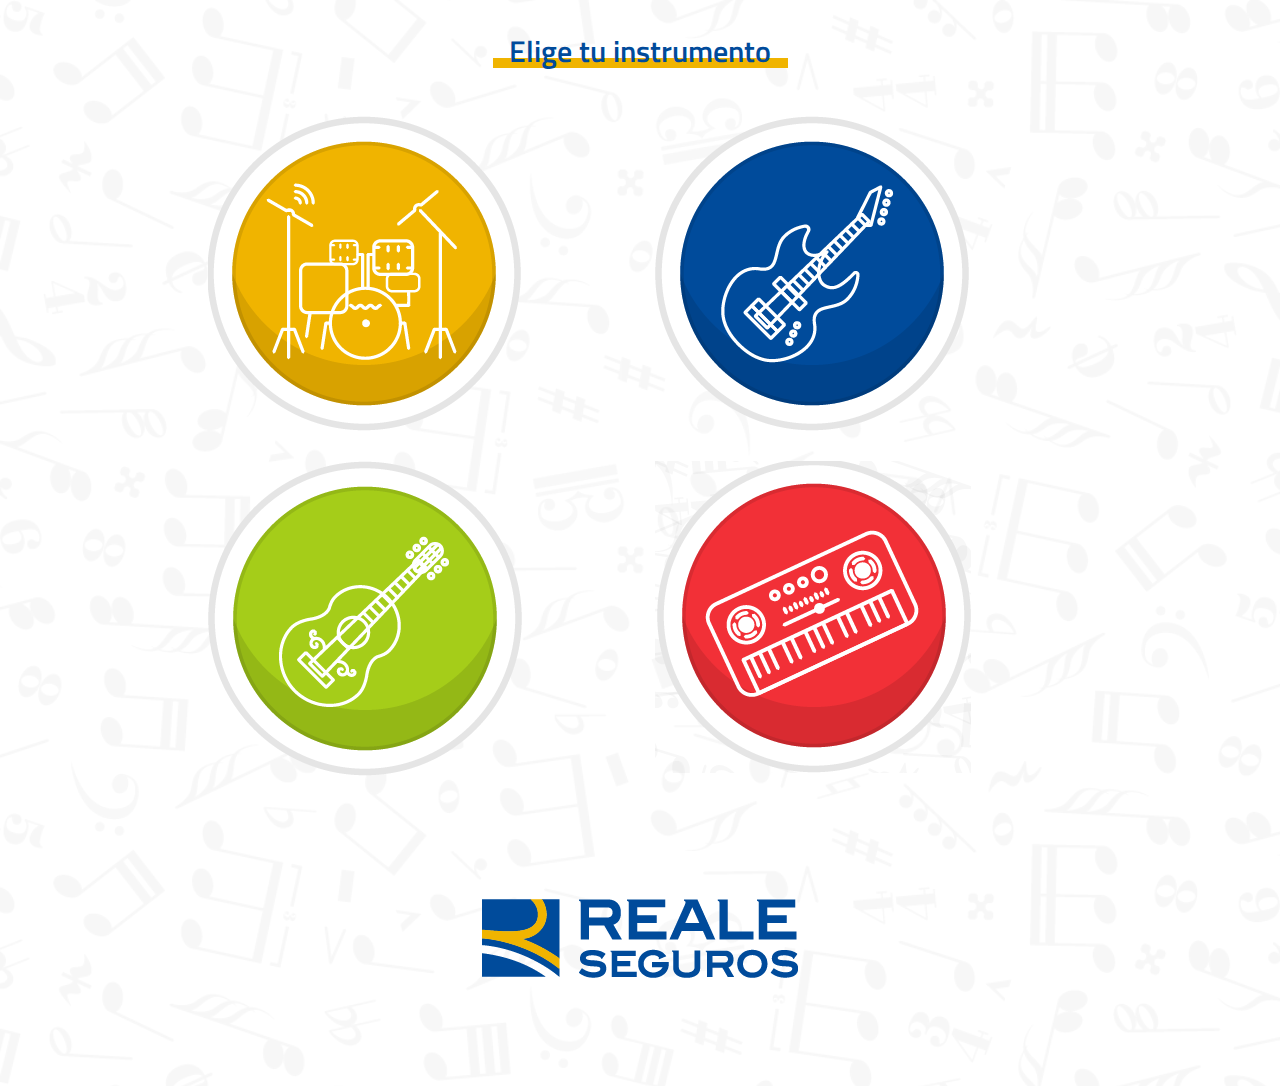
<file: index.html>
<!DOCTYPE html>
<html lang="en">
<head>
    <meta charset="UTF-8">
    <title>Title</title>
    <meta name="viewport" content="width=device-width, initial-scale=1, shrink-to-fit=no">
    <script src="js/jquery-3.4.1.js"></script>
    <link rel="stylesheet" href="css/bootstrap.min.css">
    <link rel="stylesheet" href="css/bootstrap-theme.min.css">
    <link rel="stylesheet" href="css/main.css?v=2">
    <script src="js/bootstrap.min.js"></script>
</head>
<body>
<div class="area">
    <div class="row">
        <div class="title text-center">
            <div>Elige tu instrumento</div>
            <div class="bar">&nbsp;</div>
        </div>
    </div>
    <div class="row">
        <div class="col-xs-12 buttons">
            <div class="row">
                <div class="col-xs-6 ">
                    <a href="bateria.html">
                        <img class="img-responsive" src="images/buttons/bateria.png">
                    </a>
                </div>
                <div class="col-xs-6">
                    <a href="bajo.html">
                        <img class="img-responsive" src="images/buttons/bajo.png">
                    </a>
                </div>
            </div>
            <div class="row">
                <div class="col-xs-6">
                    <a href="guitarra.html">
                        <img class="img-responsive" src="images/buttons/guitar.png">
                    </a>
                </div>
                <div class="col-xs-6">
                    <a href="piano.html">
                        <img class="img-responsive" src="images/buttons/piano.png">
                    </a>
                </div>
            </div>
        </div>
    </div>
    <div class="row">
        <div class="footer col-xs-8 col-xs-offset-2 text-center">
            <center>
                <img class="img-responsive" src="images/logo1.png">
            </center>
        </div>
    </div>
</div>

<script src="js/sound.js"></script>
</body>
</html>
</file>
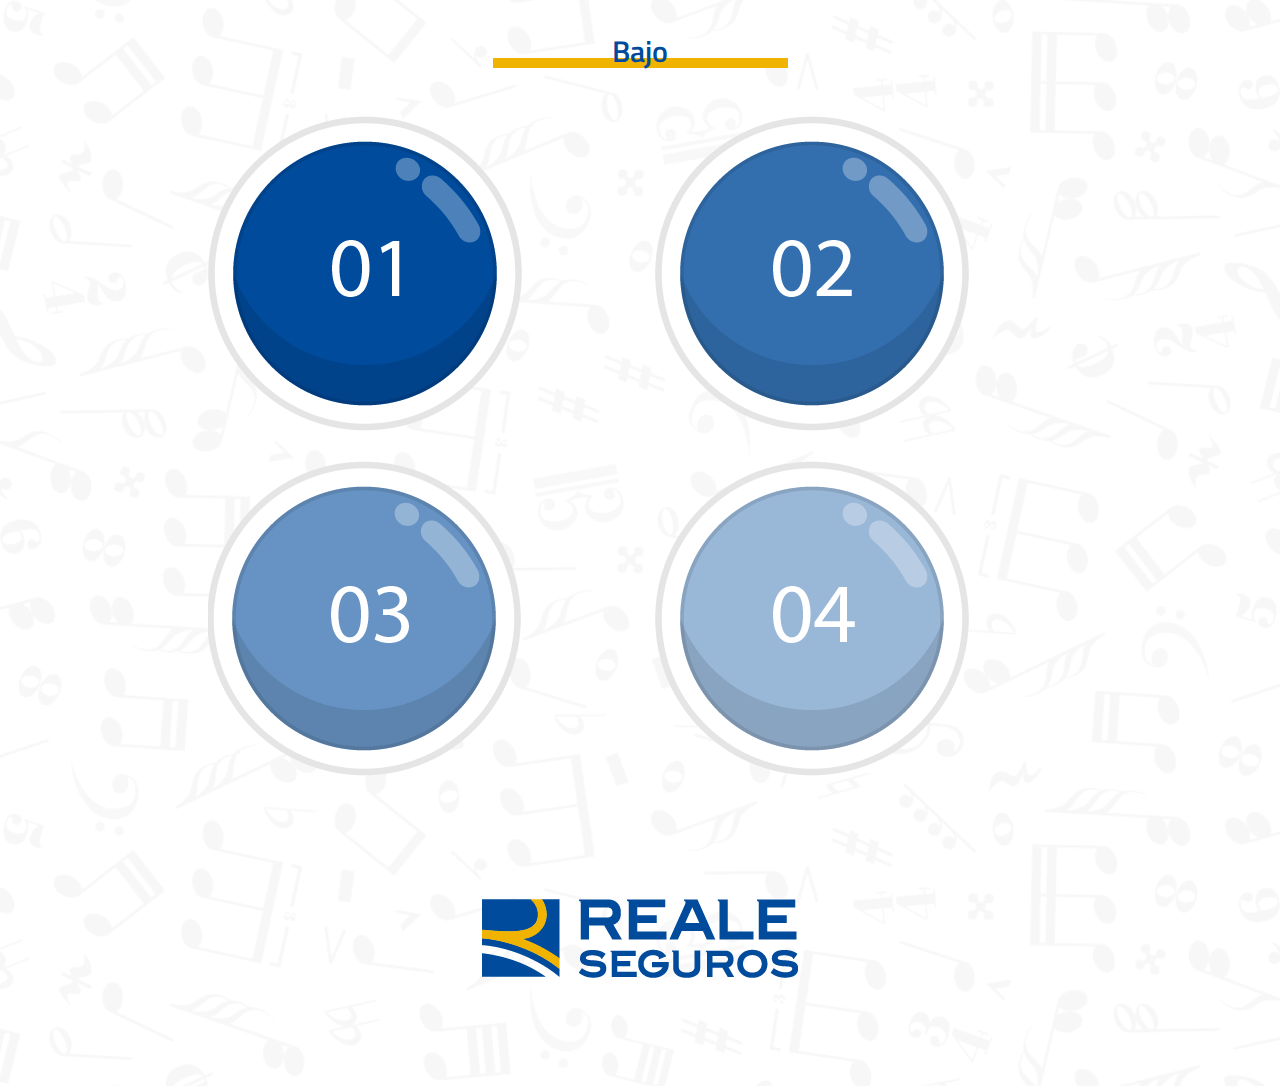
<file: bajo.html>
<!DOCTYPE html>
<html lang="es">
<head>
    <meta charset="UTF-8">
    <title>Title</title>
    <meta name="viewport" content="width=device-width, initial-scale=1, shrink-to-fit=no">
    <script src="js/jquery-3.4.1.js"></script>
    <link rel="stylesheet" href="css/bootstrap.min.css">
    <link rel="stylesheet" href="css/bootstrap-theme.min.css">
    <link rel="stylesheet" href="css/main.css?v=3">
    <script src="js/bootstrap.min.js"></script>
</head>
<body>
<div class="area">
    <div class="row">
        <div class="title text-center">
            <div>Bajo</div>
            <div class="bar">&nbsp;</div>
        </div>
    </div>
    <div class="row">
        <div class="col-xs-12 buttons">
            <div class="row">
                <div class="col-xs-6">
                    <a href="#" onclick="playSound(this, 'mp3/BASS_1.mp3');return false;">
                        <img class="img-responsive" src="images/buttons/btn_blue_01.png">
                    </a>
                </div>
                <div class="col-xs-6">
                    <a href="#" onclick="playSound(this, 'mp3/BASS_2.mp3');return false;">
                        <img class="img-responsive" src="images/buttons/btn_blue_02.png">
                    </a>
                </div>
            </div>

            <div class="row">
                <div class="col-xs-6">
                    <a href="#" onclick="playSound(this, 'mp3/BASS_3.mp3');return false;">
                        <img class="img-responsive" src="images/buttons/btn_blue_03.png">
                    </a>
                </div>
                <div class="col-xs-6">
                    <a href="#" onclick="playSound(this, 'mp3/BASS_4.mp3');return false;">
                        <img class="img-responsive" src="images/buttons/btn_blue_04.png">
                    </a>
                </div>
            </div>

        </div>
    </div>
    <div class="row">
        <div class="footer col-xs-8 col-xs-offset-2 text-center">
            <center>
                <img class="img-responsive" src="images/logo1.png">
            </center>
        </div>
    </div>
</div>
<script src="js/sound.js"></script>
</body>
</html>
</file>
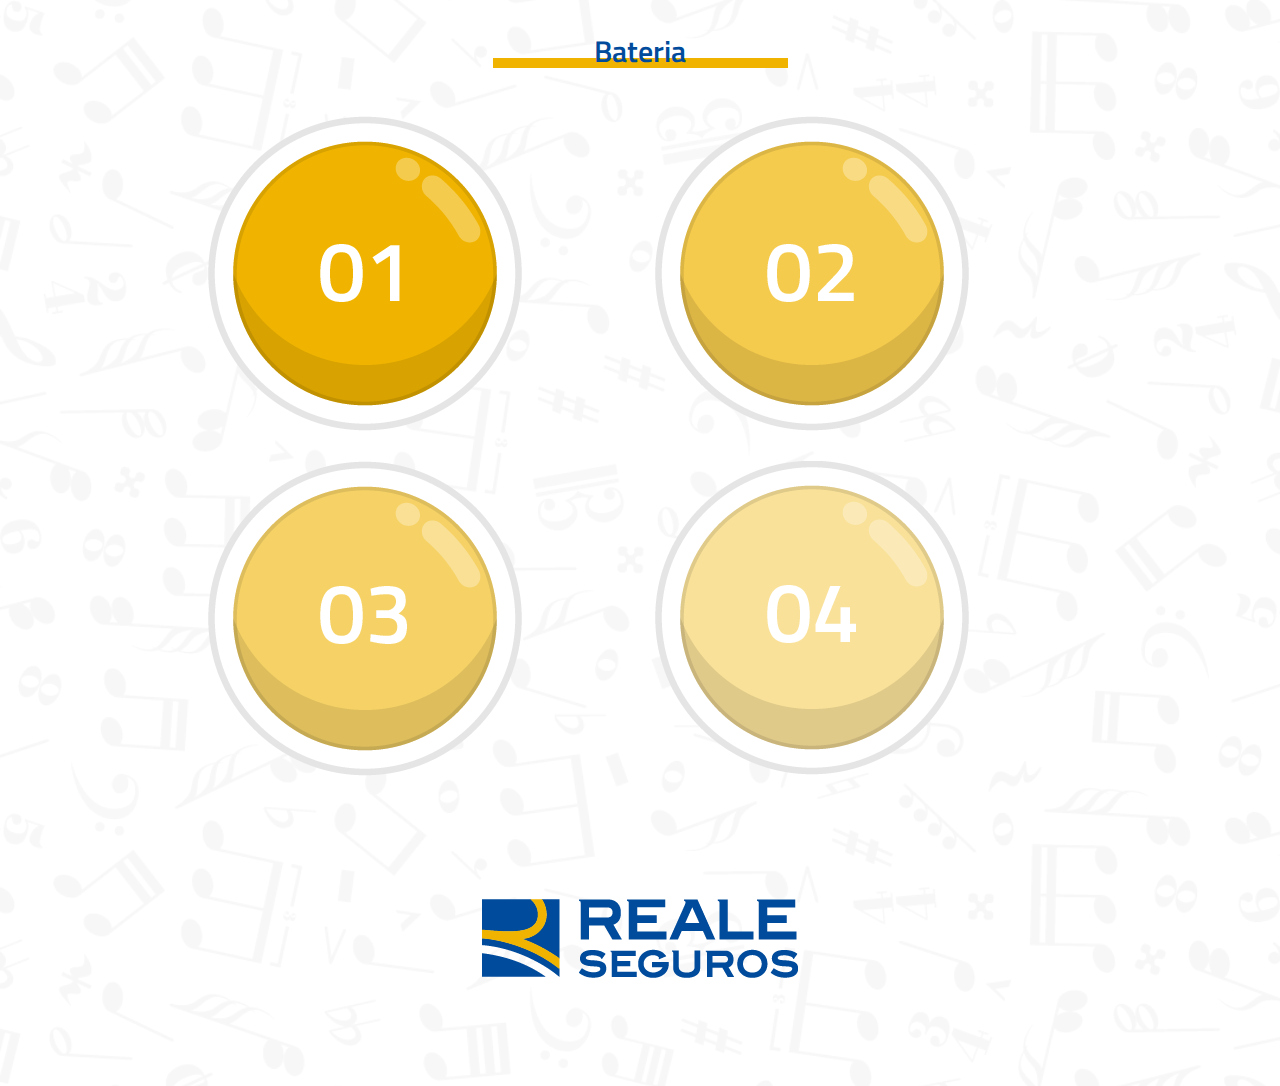
<file: bateria.html>
<!DOCTYPE html>
<html lang="es">
<head>
    <meta charset="UTF-8">
    <title>Title</title>
    <meta name="viewport" content="width=device-width, initial-scale=1, shrink-to-fit=no">
    <script src="js/jquery-3.4.1.js"></script>
    <link rel="stylesheet" href="css/bootstrap.min.css">
    <link rel="stylesheet" href="css/bootstrap-theme.min.css">
    <link rel="stylesheet" href="css/main.css?v=3">
    <script src="js/bootstrap.min.js"></script>


</head>
<body>
<div class="area">
    <div class="row">
        <div class="title text-center">
            <div>Bateria</div>
            <div class="bar">&nbsp;</div>
        </div>
    </div>
    <div class="row">
    <div class="col-xs-12 buttons">
        <div class="row">
            <div class="col-xs-6">
                <a href="#" onclick="playSound(this, 'mp3/DRUM_1.mp3');return false;">
                    <img class="img-responsive" src="images/buttons/btn_orange_1.png">
                </a>
            </div>
            <div class="col-xs-6">
                <a href="#" onclick="playSound(this, 'mp3/DRUM_2.mp3');return false;">
                    <img class="img-responsive" src="images/buttons/btn_orange_2.png">
                </a>
            </div>
        </div>

        <div class="row">
            <div class="col-xs-6">
                <a href="#" onclick="playSound(this, 'mp3/DRUM_3.mp3');return false;">
                    <img class="img-responsive" src="images/buttons/btn_orange_3.png">
                </a>
            </div>
            <div class="col-xs-6">
                <a href="#" onclick="playSound(this, 'mp3/DRUM_44.mp3');return false;">
                    <img class="img-responsive" src="images/buttons/btn_orange_4.png">
                </a>
            </div>
        </div>

    </div>
</div>
    <div class="row">
        <div class="footer col-xs-8 col-xs-offset-2 text-center">
            <center>
                <img class="img-responsive" src="images/logo1.png">
            </center>
        </div>
    </div>
</div>
<script src="js/sound.js?v=2"></script>
</body>
</html>
</file>
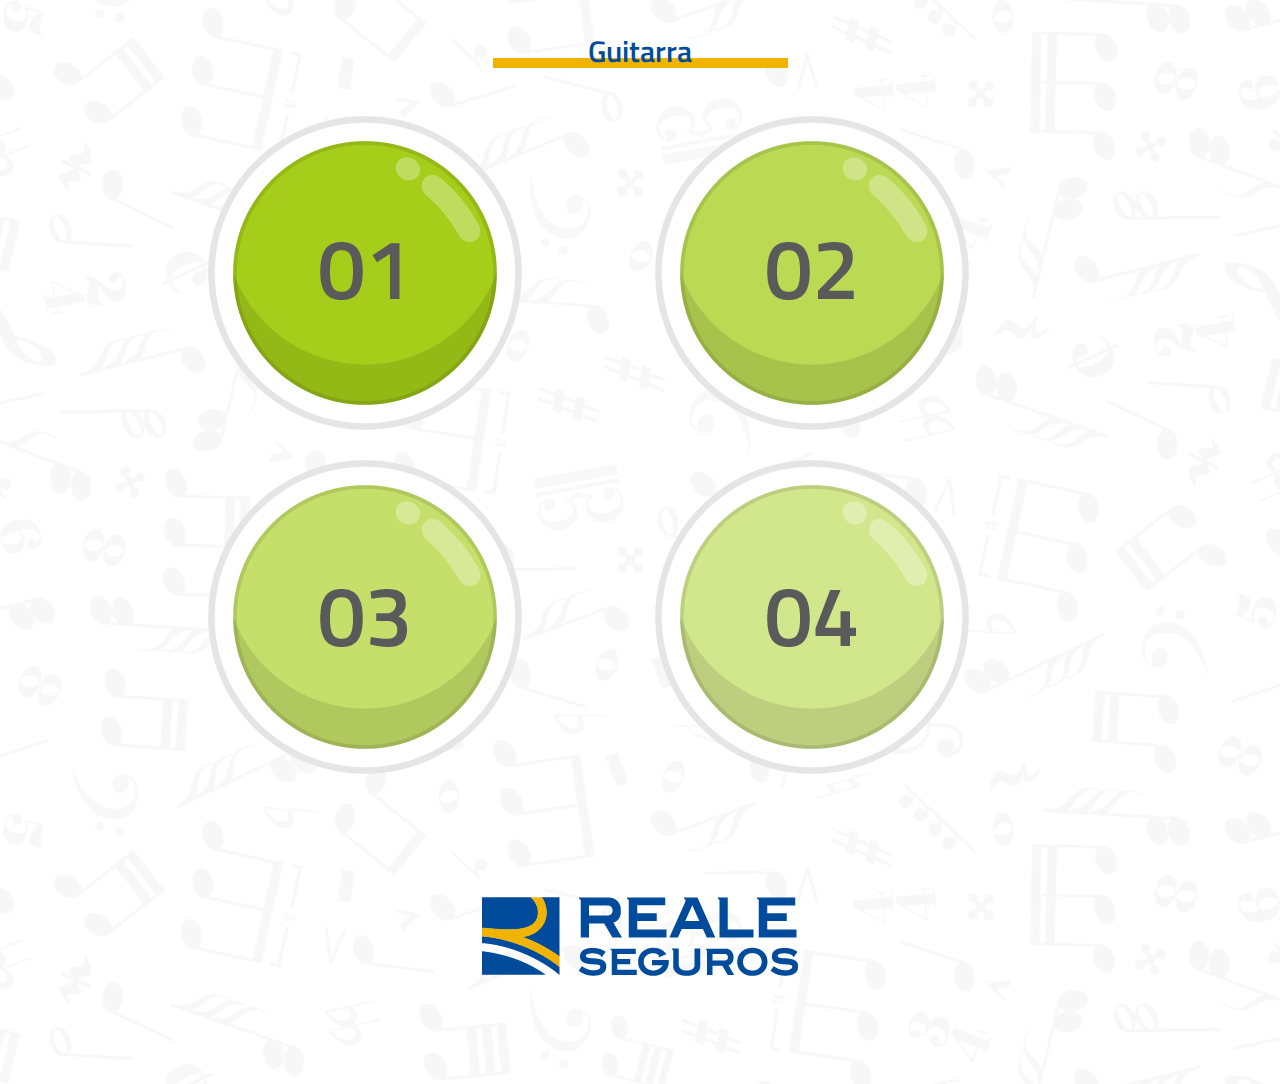
<file: guitarra.html>
<!DOCTYPE html>
<html lang="es">
<head>
    <meta charset="UTF-8">
    <title>Title</title>
    <meta name="viewport" content="width=device-width, initial-scale=1, shrink-to-fit=no">
    <script src="js/jquery-3.4.1.js"></script>
    <link rel="stylesheet" href="css/bootstrap.min.css">
    <link rel="stylesheet" href="css/bootstrap-theme.min.css">
    <link rel="stylesheet" href="css/main.css?v=2">
    <script src="js/bootstrap.min.js"></script>
</head>
<body>
<div class="area">
    <div class="row">
        <div class="title text-center">
            <div>Guitarra</div>
            <div class="bar">&nbsp;</div>
        </div>
    </div>
    <div class="row">
        <div class="col-xs-12 buttons">
            <div class="row">
                <div class="col-xs-6">
                    <a href="#" onclick="playSound(this, 'mp3/GUITAR_1.mp3');return false;">
                        <img class="img-responsive" src="images/buttons/btn_green_01.png">
                    </a>
                </div>
                <div class="col-xs-6">
                    <a href="#" onclick="playSound(this, 'mp3/GUITAR_2.mp3');return false;">
                        <img class="img-responsive" src="images/buttons/btn_green_02.png">
                    </a>
                </div>
            </div>

            <div class="row">
                <div class="col-xs-6">
                    <a href="#" onclick="playSound(this, 'mp3/GUITAR_3.mp3');return false;">
                        <img class="img-responsive" src="images/buttons/btn_green_03.png">
                    </a>
                </div>
                <div class="col-xs-6">
                    <a href="#" onclick="playSound(this, 'mp3/GUITAR_4.mp3');return false;">
                        <img class="img-responsive" src="images/buttons/btn_green_04.png">
                    </a>
                </div>
            </div>


        </div>
    </div>
    <div class="row">
        <div class="footer col-xs-8 col-xs-offset-2 text-center">
            <center>
                <img class="img-responsive" src="images/logo1.png">
            </center>
        </div>
    </div>
</div>
<script src="js/sound.js"></script>
</body>
</html>
</file>
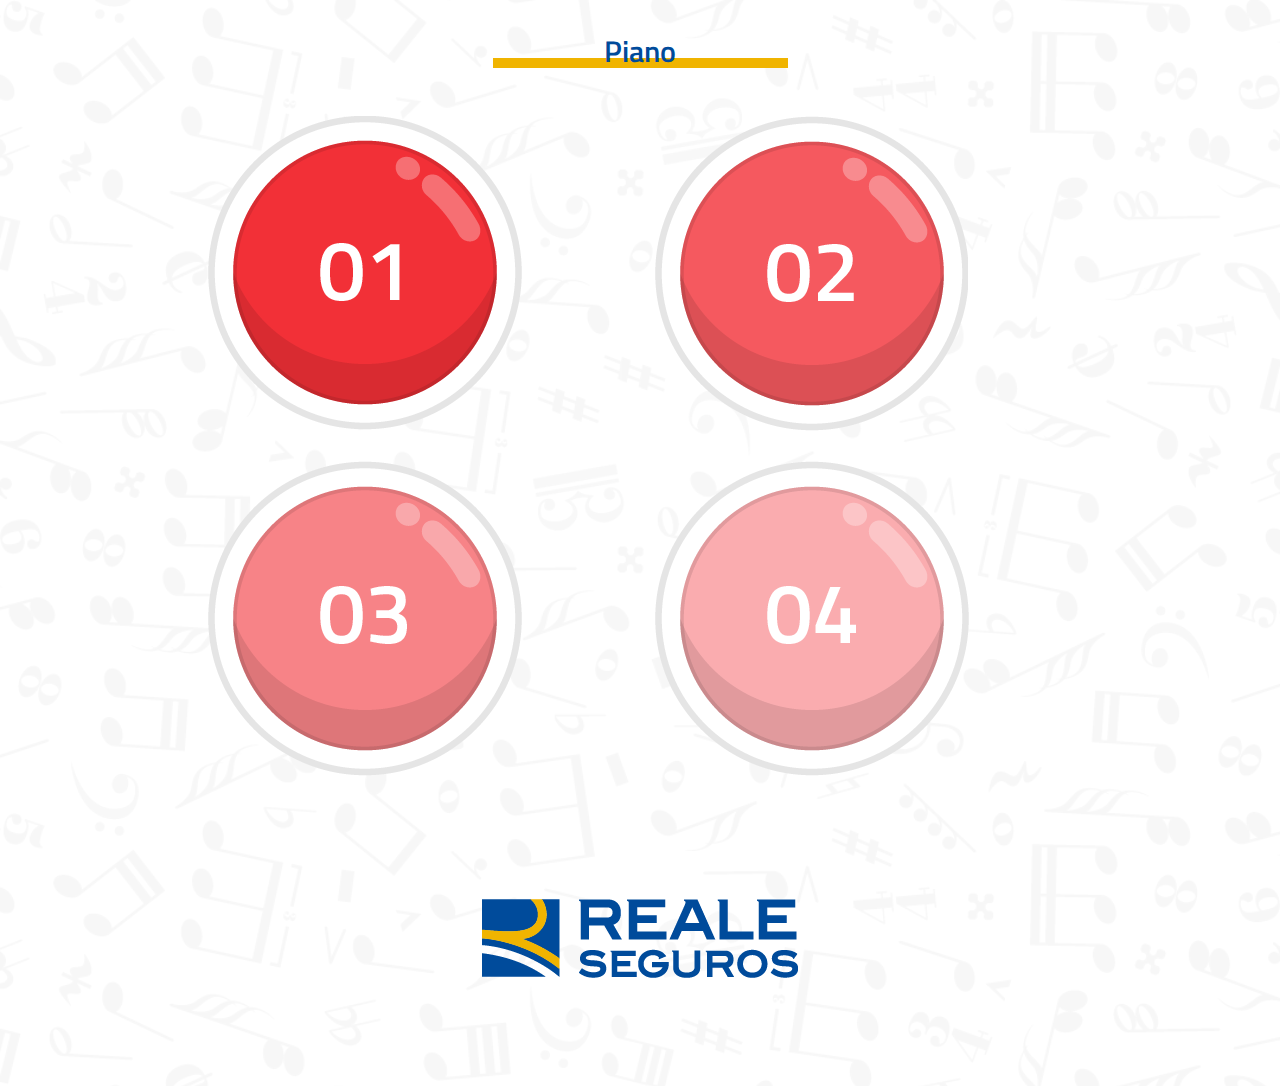
<file: piano.html>
<!DOCTYPE html>
<html lang="es">
<head>
    <meta charset="UTF-8">
    <title>Title</title>
    <meta name="viewport" content="width=device-width, initial-scale=1, shrink-to-fit=no">
    <script src="js/jquery-3.4.1.js"></script>
    <link rel="stylesheet" href="css/bootstrap.min.css">
    <link rel="stylesheet" href="css/bootstrap-theme.min.css">
    <link rel="stylesheet" href="css/main.css?v=2">
    <script src="js/bootstrap.min.js"></script>
</head>
<body>
<div class="area">
    <div class="row">
        <div class="title text-center">
            <div>Piano</div>
            <div class="bar">&nbsp;</div>
        </div>
    </div>
    <div class="row">
        <div class="col-xs-12 buttons">
            <div class="row">
                <div class="col-xs-6">
                    <a href="#" onclick="playSound(this, 'mp3/STRINGS_1.mp3');return false;">
                        <img class="img-responsive" src="images/buttons/btn_red_1.png">
                    </a>
                </div>
                <div class="col-xs-6">
                    <a href="#" onclick="playSound(this, 'mp3/STRINGS_2.mp3');return false;">
                        <img class="img-responsive" src="images/buttons/btn_red_2.png">
                    </a>
                </div>
            </div>

            <div class="row">
                <div class="col-xs-6">
                    <a href="#" onclick="playSound(this, 'mp3/STRINGS_3.mp3');return false;">
                        <img class="img-responsive" src="images/buttons/btn_red_3.png">
                    </a>
                </div>
                <div class="col-xs-6">
                    <a href="#" onclick="playSound(this, 'mp3/STRINGS_4.mp3');return false;">
                        <img class="img-responsive" src="images/buttons/btn_red_4.png">
                    </a>
                </div>
            </div>


        </div>
    </div>
    <div class="row">
        <div class="footer col-xs-8 col-xs-offset-2 text-center">
            <center>
                <img class="img-responsive" src="images/logo1.png">
            </center>
        </div>
    </div>
</div>
<script src="js/sound.js"></script>
</body>
</html>
</file>
<file: css/main.css>
@font-face {
    font-family: 'TitilliumWeb-SemiBold copia';
    src: url('../fonts/TitilliumWeb-SemiBold copia.ttf');
}


body {
    background: url("../images/background.png");
    background-size: cover;
    -webkit-background-origin: border;
}

.area {
    max-width: 1080px;
    padding-right: 15px;
    padding-left: 15px;
    margin-right: auto;
    margin-left: auto;
}

.title {
    padding-top: 30px;
}

.title div {
    font-family: 'TitilliumWeb-SemiBold copia', Fallback, sans-serif;
    color: #004B9B;
    font-size: 30px;
    font-weight: bold;
}

.title .bar {
    max-width: 295px;
    margin: auto;
    background: url("../images/bar1.png");
    background-repeat: no-repeat;
    background-size: 100% 10px;
    margin-top: -15px;
}

.buttons {
    padding-left: 10%;
    padding-right: 10%;
}

.buttons img {
    margin-top: 15px;
    margin-bottom: 15px;
    max-width: 100%;
    height: auto;
}

.footer {
    margin-top: 10%;
    margin-bottom: 10%;
}

/*
.redCircle {
    -webkit-filter: drop-shadow(3px 3px 3px #909090)
    drop-shadow(-3px -3px 0 #909090);
    filter: drop-shadow(3px 3px 0 #909090)
    drop-shadow(-3px -3px -3px #909090);
}
*/

.redCircle{
    /*background-image:url("yourImage.png");*/

    -webkit-appearance: none;
    -webkit-box-shadow: 0 0 10px #909090;
    border-radius:50%;
    border:5px solid #909090;
    box-shadow:0 0 10px #909090;
}

.redCircle:after{
    content:"";
    padding-bottom:100%;
    display:block;
}

.blur{
    filter: blur(2px);
    -webkit-filter: blur(2px);
}
</file>
